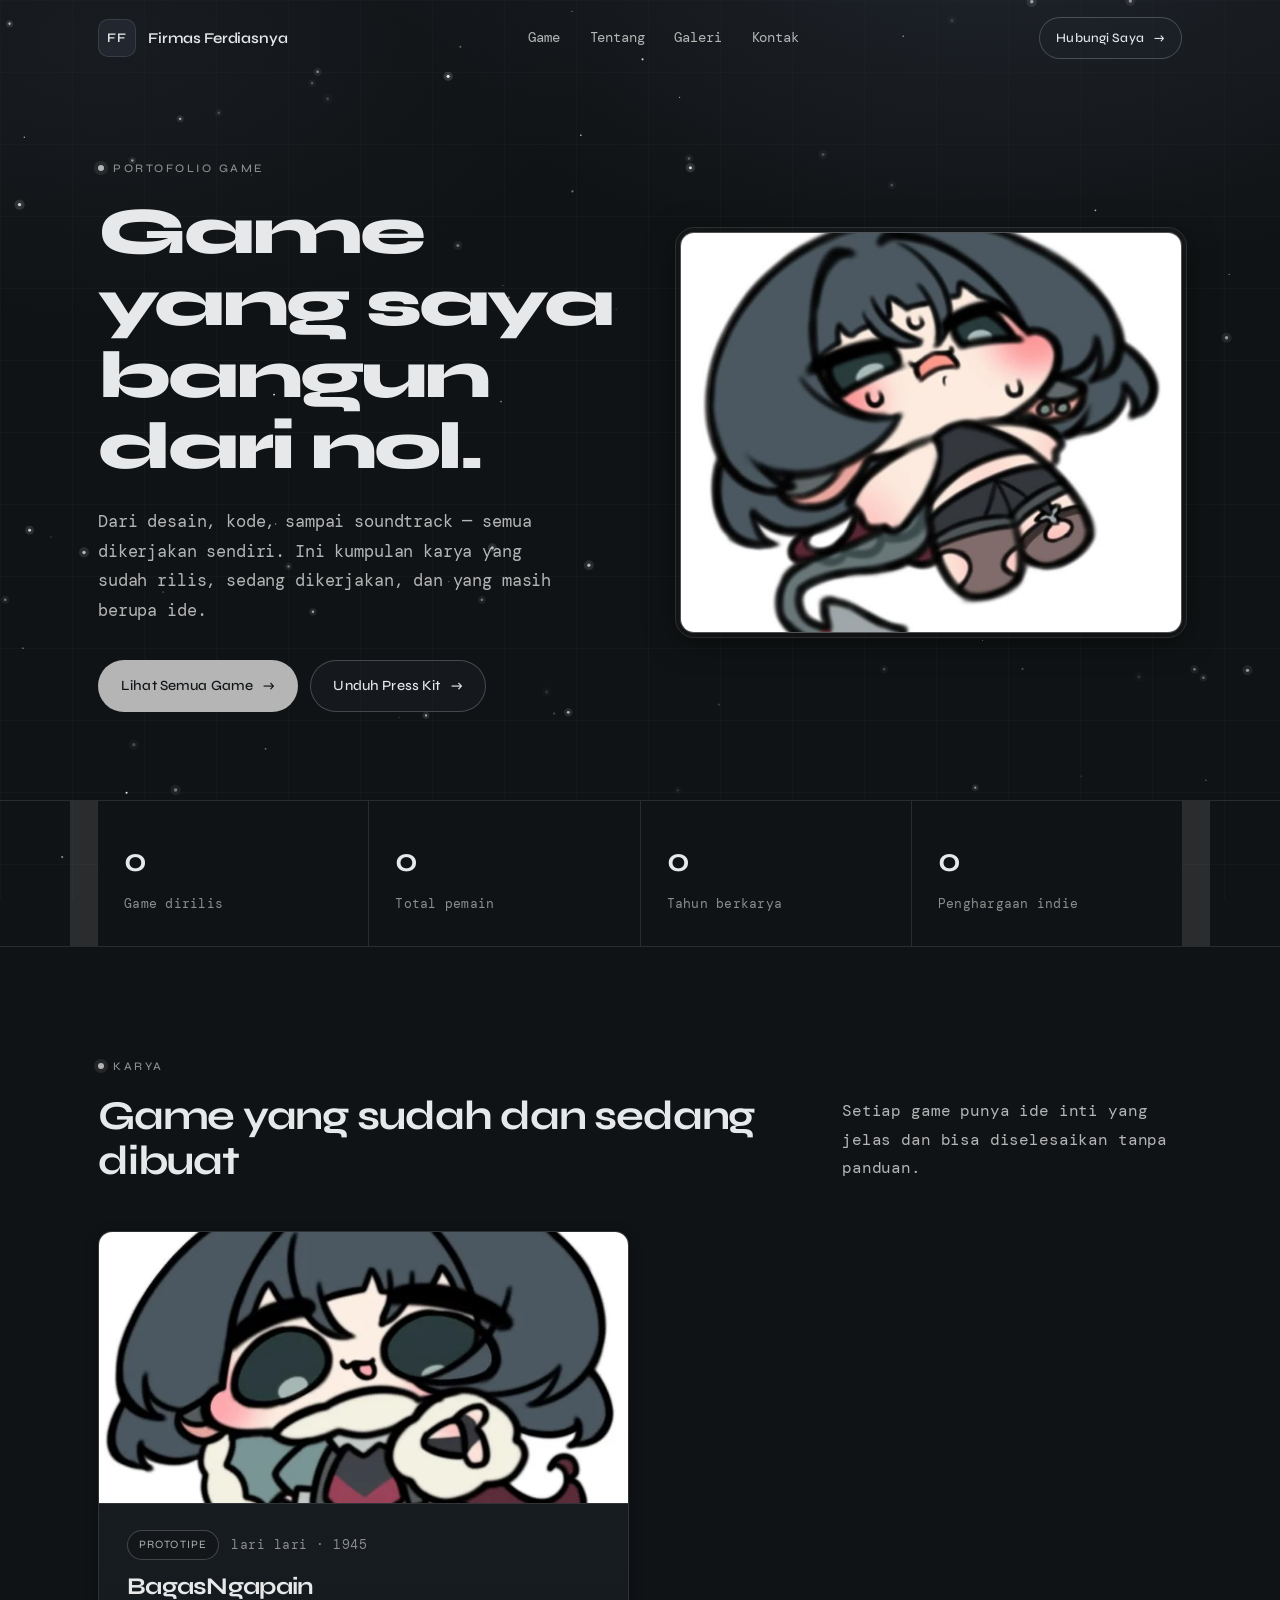
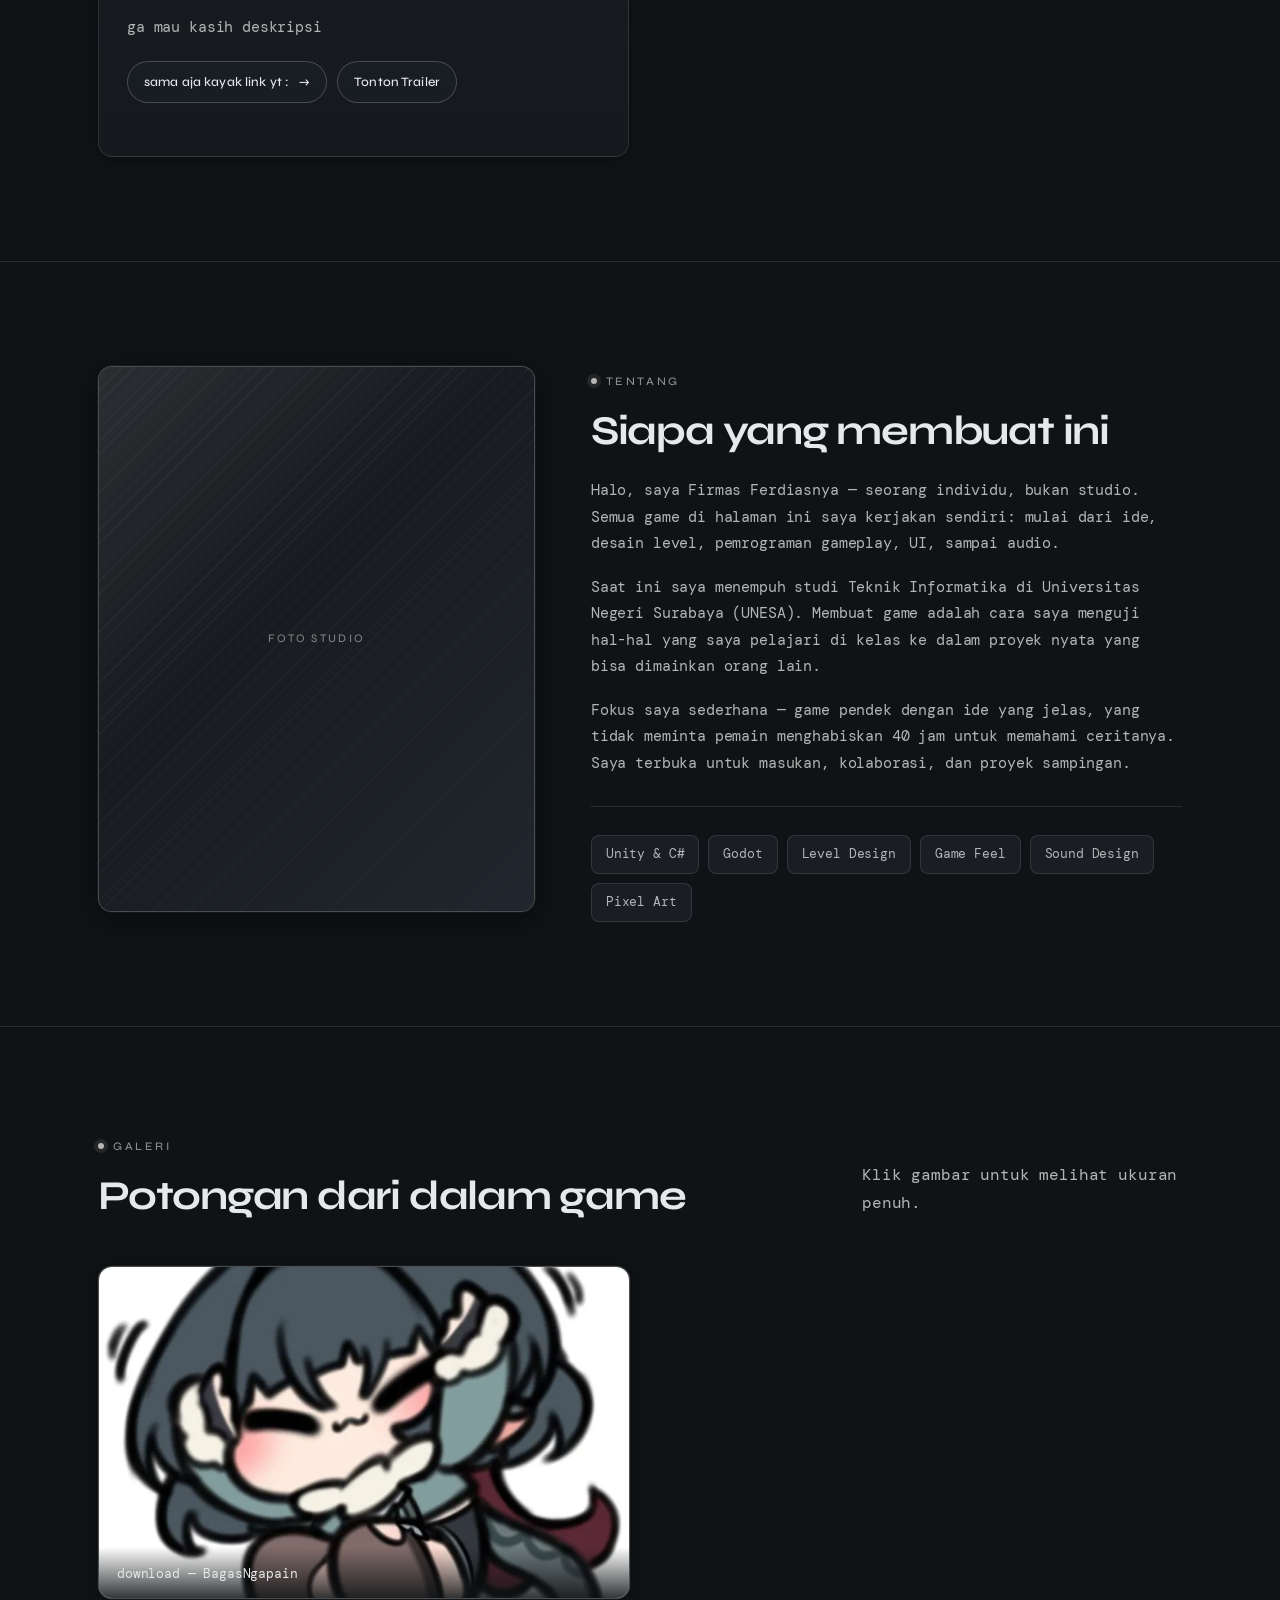
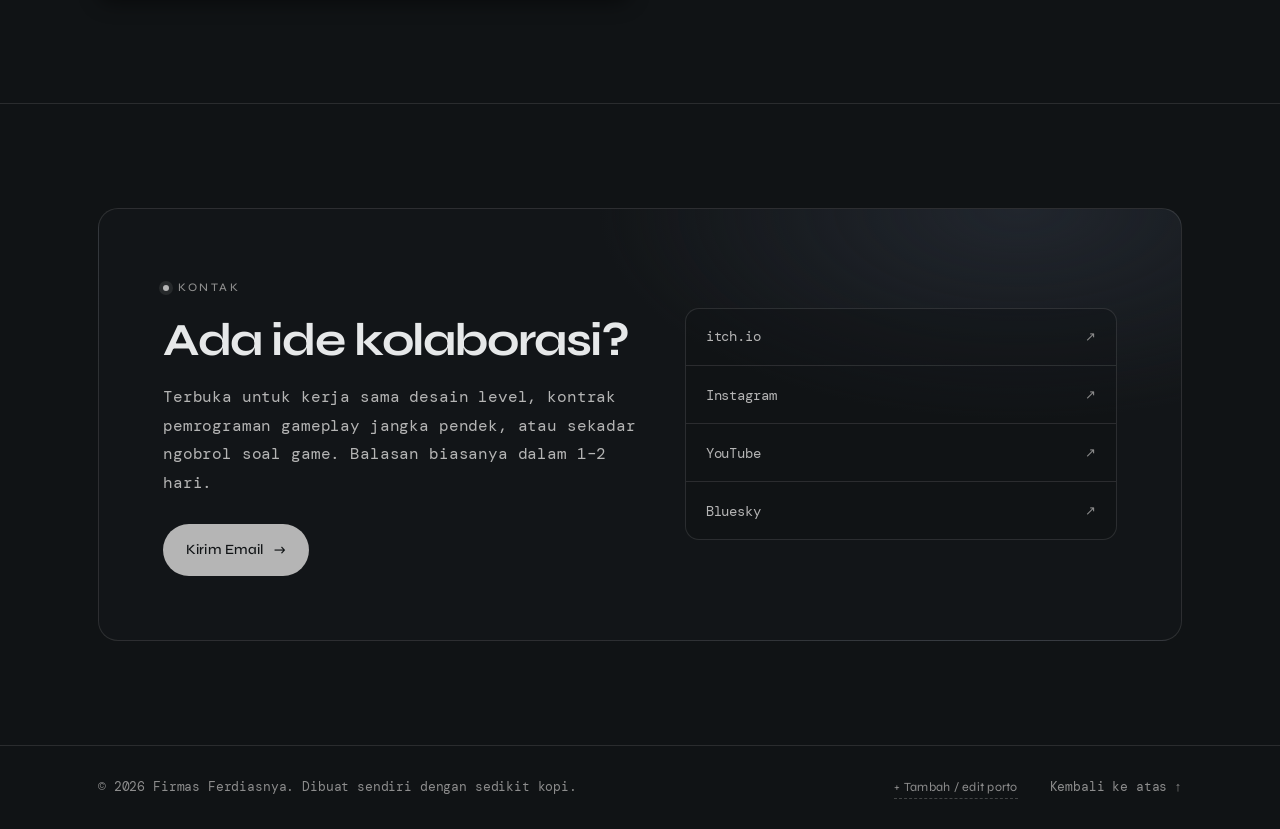
<file: index.html>
<!doctype html>
<html lang="id">
<head>
  <meta charset="utf-8" />
  <meta name="viewport" content="width=device-width, initial-scale=1" />
  <title>Portofolio Game</title>
  <meta name="description" content="Portofolio game indie — karya, galeri, dan kontak." />
  <meta name="theme-color" content="#101315" />
  <link rel="preconnect" href="https://fonts.googleapis.com" />
  <link rel="preconnect" href="https://fonts.gstatic.com" crossorigin />
  <link
    href="https://fonts.googleapis.com/css2?family=Syne:wght@400;500;600;700;800&family=DM+Mono:ital,wght@0,300;0,400;0,500;1,300&display=swap"
    rel="stylesheet"
  />
  <link rel="stylesheet" href="styles.css" />
  <link
    rel="icon"
    href="data:image/svg+xml,%3Csvg xmlns='http://www.w3.org/2000/svg' viewBox='0 0 32 32'%3E%3Crect width='32' height='32' rx='8' fill='%2322272f'/%3E%3Crect x='9' y='9' width='14' height='14' rx='3' fill='%23b5b5b5'/%3E%3C/svg%3E"
  />
</head>
<body>
  <canvas id="stars" aria-hidden="true"></canvas>
  <div id="app"></div>

  <!-- Filter lendir untuk judul besar (dipakai di styles.css). -->
  <svg class="svg-lendir" width="0" height="0" aria-hidden="true" focusable="false">
    <filter id="lendir" x="-25%" y="-35%" width="150%" height="185%" color-interpolation-filters="sRGB">
      <feTurbulence type="fractalNoise" baseFrequency="0.006 0.03" numOctaves="1" seed="17" result="gumpal" />
      <feGaussianBlur in="SourceGraphic" stdDeviation="0.4" result="lembut" />
      <feDisplacementMap in="lembut" in2="gumpal" scale="15" xChannelSelector="R" yChannelSelector="G" result="meleleh" />
      <feTurbulence type="fractalNoise" baseFrequency="0.045" numOctaves="1" seed="4" result="halus" />
      <feDisplacementMap in="meleleh" in2="halus" scale="1.2" xChannelSelector="R" yChannelSelector="G" result="lendir" />
      <feDropShadow in="lendir" dx="0" dy="3" stdDeviation="2.2" flood-color="#05070a" flood-opacity="0.9" />
    </filter>
  </svg>
  <script src="content.js"></script>
  <script src="app.js"></script>
  <script src="stars.js"></script>
</body>
</html>
</file>
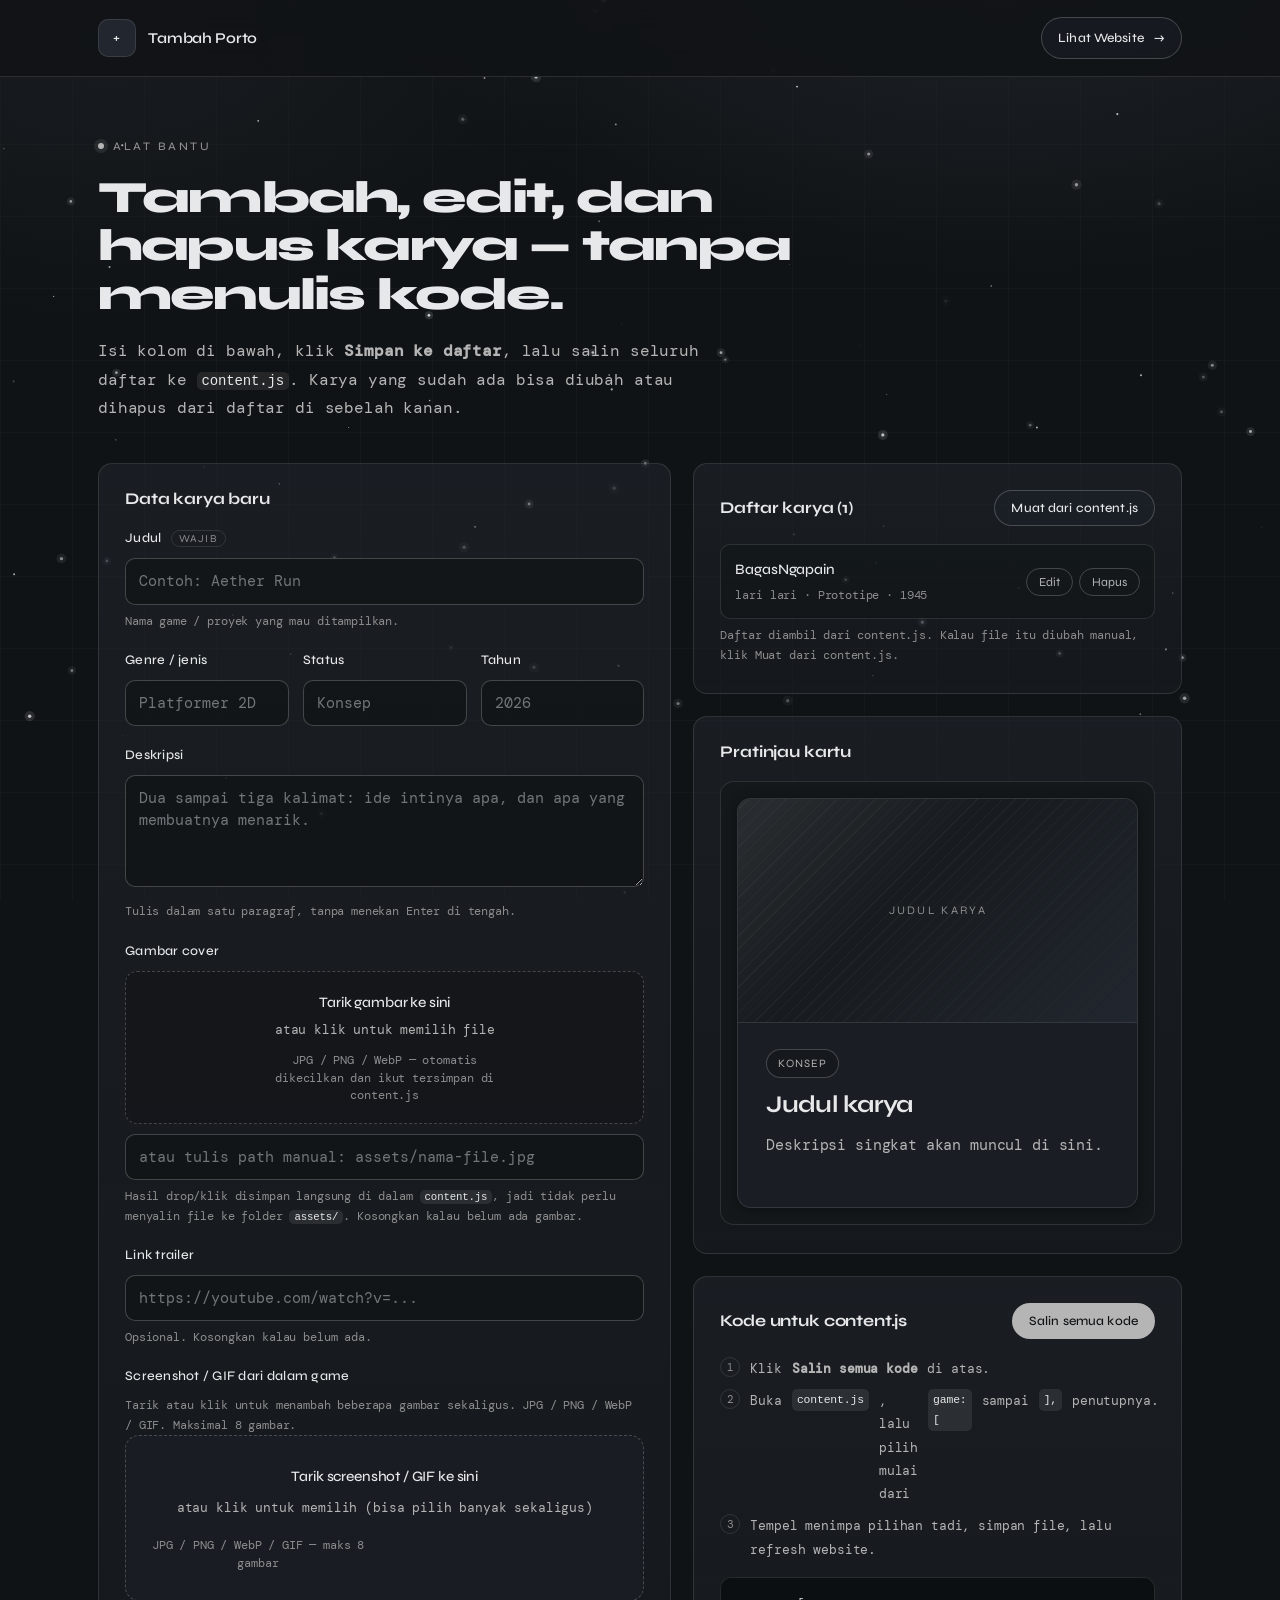
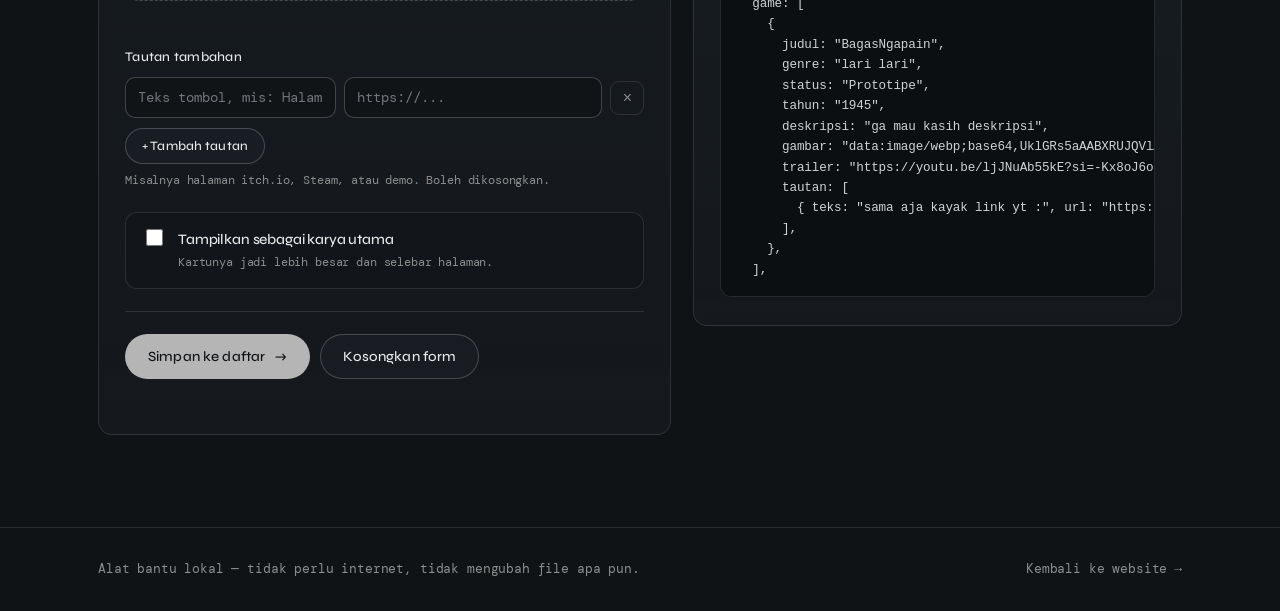
<file: tambah.html>
<!doctype html>
<html lang="id">
<head>
  <meta charset="utf-8" />
  <meta name="viewport" content="width=device-width, initial-scale=1" />
  <title>Tambah Porto — Portofolio Game</title>
  <meta name="theme-color" content="#101315" />
  <meta name="robots" content="noindex" />
  <link rel="preconnect" href="https://fonts.googleapis.com" />
  <link rel="preconnect" href="https://fonts.gstatic.com" crossorigin />
  <link
    href="https://fonts.googleapis.com/css2?family=Syne:wght@400;500;600;700;800&family=DM+Mono:ital,wght@0,300;0,400;0,500;1,300&display=swap"
    rel="stylesheet"
  />
  <link rel="stylesheet" href="styles.css" />
</head>
<body>
  <canvas id="stars" aria-hidden="true"></canvas>

  <header class="site-header is-stuck">
    <div class="container">
      <a class="brand" href="index.html">
        <span class="brand-mark">+</span>
        <span>Tambah Porto</span>
      </a>
      <a class="btn btn-ghost btn-sm" href="index.html">
        <span>Lihat Website</span><span class="arrow" aria-hidden="true">→</span>
      </a>
    </div>
  </header>

  <main class="container tool">
    <div class="tool-head">
      <span class="eyebrow">Alat bantu</span>
      <h1>Tambah, edit, dan hapus karya — tanpa menulis kode.</h1>
      <p class="lead">
        Isi kolom di bawah, klik <strong>Simpan ke daftar</strong>, lalu salin
        seluruh daftar ke <code>content.js</code>. Karya yang sudah ada bisa
        diubah atau dihapus dari daftar di sebelah kanan.
      </p>
      <div id="draftNote" class="tool-note" hidden>
        Isian terakhir dipulihkan dari perangkat ini.
        <button type="button" class="link-btn" id="clearDraft">Hapus draft</button>
      </div>
    </div>

    <div class="tool-grid">
      <!-- ---------------- FORM ---------------- -->
      <form class="panel" id="form" novalidate>
        <h2 class="panel-title" id="formTitle">Data karya baru</h2>

        <div class="field">
          <label for="judul">Judul <span class="req">wajib</span></label>
          <input id="judul" name="judul" type="text" placeholder="Contoh: Aether Run" autocomplete="off" />
          <p class="hint">Nama game / proyek yang mau ditampilkan.</p>
        </div>

        <div class="field-grid">
          <div class="field">
            <label for="genre">Genre / jenis</label>
            <input id="genre" name="genre" type="text" placeholder="Platformer 2D" autocomplete="off" />
          </div>
          <div class="field">
            <label for="status">Status</label>
            <input id="status" name="status" type="text" list="statusList" placeholder="Konsep" autocomplete="off" />
            <datalist id="statusList">
              <option value="Konsep"></option>
              <option value="Prototipe"></option>
              <option value="Dalam Pengerjaan"></option>
              <option value="Demo Tersedia"></option>
              <option value="Segera Hadir"></option>
              <option value="Rilis 2026"></option>
            </datalist>
          </div>
          <div class="field">
            <label for="tahun">Tahun</label>
            <input id="tahun" name="tahun" type="text" inputmode="numeric" placeholder="2026" autocomplete="off" />
          </div>
        </div>

        <div class="field">
          <label for="deskripsi">Deskripsi</label>
          <textarea id="deskripsi" name="deskripsi" rows="4" placeholder="Dua sampai tiga kalimat: ide intinya apa, dan apa yang membuatnya menarik."></textarea>
          <p class="hint">Tulis dalam satu paragraf, tanpa menekan Enter di tengah.</p>
        </div>

        <div class="field">
          <label for="gambar">Gambar cover</label>
          <div class="drop-zone" id="dropZone" role="button" tabindex="0" aria-label="Tarik gambar ke sini atau klik untuk memilih file">
            <div class="drop-inner" id="dropInner">
              <strong>Tarik gambar ke sini</strong>
              <span>atau klik untuk memilih file</span>
              <em>JPG / PNG / WebP — otomatis dikecilkan dan ikut tersimpan di content.js</em>
            </div>
            <img id="dropPreview" alt="Pratinjau gambar cover" hidden />
          </div>
          <input id="gambarFile" type="file" accept="image/*" hidden />
          <div class="drop-actions" id="dropActions" hidden>
            <span class="hint" id="gambarInfo"></span>
            <button type="button" class="link-btn" id="hapusGambar">Hapus gambar</button>
          </div>
          <input id="gambar" name="gambar" type="text" placeholder="atau tulis path manual: assets/nama-file.jpg" autocomplete="off" />
          <p class="hint">
            Hasil drop/klik disimpan langsung di dalam <code>content.js</code>, jadi tidak perlu
            menyalin file ke folder <code>assets/</code>. Kosongkan kalau belum ada gambar.
          </p>
        </div>

        <div class="field">
          <label for="trailer">Link trailer</label>
          <input id="trailer" name="trailer" type="url" placeholder="https://youtube.com/watch?v=..." autocomplete="off" />
          <p class="hint">Opsional. Kosongkan kalau belum ada.</p>
        </div>

        <!-- ======= SCREENSHOTS / GIF DARI DALAM GAME ======= -->
        <div class="field">
          <label>Screenshot / GIF dari dalam game</label>
          <p class="hint">Tarik atau klik untuk menambah beberapa gambar sekaligus. JPG / PNG / WebP / GIF. Maksimal 8 gambar.</p>
          <div class="shot-drop-zone" id="shotDropZone" role="button" tabindex="0" aria-label="Tarik screenshot ke sini atau klik untuk memilih">
            <div class="drop-inner" id="shotDropInner">
              <strong>Tarik screenshot / GIF ke sini</strong>
              <span>atau klik untuk memilih (bisa pilih banyak sekaligus)</span>
              <em>JPG / PNG / WebP / GIF — maks 8 gambar</em>
            </div>
          </div>
          <input id="shotFiles" type="file" accept="image/*,.gif" multiple hidden />
          <div class="shot-grid" id="shotGrid"></div>
          <p class="form-status" id="shotStatus" role="status" aria-live="polite"></p>
        </div>

        <div class="field">
          <label>Tautan tambahan</label>
          <div class="repeat-list" id="tautanList"></div>
          <button type="button" class="btn btn-ghost btn-sm" id="addTautan">
            <span>+ Tambah tautan</span>
          </button>
          <p class="hint">Misalnya halaman itch.io, Steam, atau demo. Boleh dikosongkan.</p>
        </div>

        <label class="check">
          <input type="checkbox" id="unggulan" />
          <span>
            <strong>Tampilkan sebagai karya utama</strong>
            <em>Kartunya jadi lebih besar dan selebar halaman.</em>
          </span>
        </label>

        <div class="tool-actions">
          <button type="submit" class="btn btn-primary">
            <span id="submitLabel">Simpan ke daftar</span><span class="arrow" aria-hidden="true">→</span>
          </button>
          <button type="button" class="btn btn-ghost" id="cancelEdit" hidden>Batal edit</button>
          <button type="button" class="btn btn-ghost" id="resetForm">Kosongkan form</button>
        </div>
        <p class="form-status" id="formStatus" role="status" aria-live="polite"></p>
      </form>

      <!-- ---------------- SAMPING ---------------- -->
      <aside class="tool-side">
        <div class="panel" id="panelDaftar">
          <div class="panel-head">
            <h2 class="panel-title" id="listTitle">Daftar karya (0)</h2>
            <button type="button" class="btn btn-ghost btn-sm" id="syncFromFile">
              <span>Muat dari content.js</span>
            </button>
          </div>
          <ul class="entry-list" id="entryList"></ul>
          <p class="hint" id="listNote"></p>
        </div>

        <div class="panel">
          <h2 class="panel-title">Pratinjau kartu</h2>
          <div class="preview-box">
            <article class="card" id="previewCard">
              <div class="card-media" id="previewMedia"></div>
              <div class="card-body">
                <div class="card-top">
                  <span class="pill" id="previewStatus">Konsep</span>
                  <span class="meta" id="previewMeta"></span>
                </div>
                <h3 id="previewJudul">Judul karya</h3>
                <p id="previewDeskripsi">Deskripsi singkat akan muncul di sini.</p>
                <div class="card-links" id="previewLinks"></div>
              </div>
            </article>
          </div>
        </div>

        <div class="panel">
          <div class="panel-head">
            <h2 class="panel-title">Kode untuk content.js</h2>
            <button type="button" class="btn btn-primary btn-sm" id="copyBtn">
              <span>Salin semua kode</span>
            </button>
          </div>
          <div class="steps">
            <p><span>1</span> Klik <strong>Salin semua kode</strong> di atas.</p>
            <p><span>2</span> Buka <code>content.js</code>, lalu pilih mulai dari <code>game: [</code> sampai <code>],</code> penutupnya.</p>
            <p><span>3</span> Tempel menimpa pilihan tadi, simpan file, lalu refresh website.</p>
          </div>
          <pre class="output" id="output"></pre>
        </div>
      </aside>
    </div>
  </main>

  <footer class="site-footer">
    <div class="container">
      <span>Alat bantu lokal — tidak perlu internet, tidak mengubah file apa pun.</span>
      <a class="to-top" href="index.html">Kembali ke website <span aria-hidden="true">→</span></a>
    </div>
  </footer>

  <svg class="svg-lendir" width="0" height="0" aria-hidden="true" focusable="false">
    <filter id="lendir" x="-25%" y="-35%" width="150%" height="185%" color-interpolation-filters="sRGB">
      <feTurbulence type="fractalNoise" baseFrequency="0.006 0.03" numOctaves="1" seed="17" result="gumpal" />
      <feGaussianBlur in="SourceGraphic" stdDeviation="0.4" result="lembut" />
      <feDisplacementMap in="lembut" in2="gumpal" scale="15" xChannelSelector="R" yChannelSelector="G" result="meleleh" />
      <feTurbulence type="fractalNoise" baseFrequency="0.045" numOctaves="1" seed="4" result="halus" />
      <feDisplacementMap in="meleleh" in2="halus" scale="1.2" xChannelSelector="R" yChannelSelector="G" result="lendir" />
      <feDropShadow in="lendir" dx="0" dy="3" stdDeviation="2.2" flood-color="#05070a" flood-opacity="0.9" />
    </filter>
  </svg>

  <script src="content.js"></script>
  <script src="tambah.js"></script>
  <script src="stars.js"></script>
  <script>
    /* Kalau tambah.js tidak termuat (mis. belum diunggah), halaman ini jadi
       tombol mati. Tampilkan peringatan supaya tidak bingung. */
    (function () {
      if (window.__TAMBAH_SIAP) return;

      var kotak = document.createElement("div");
      kotak.className = "boot-error";
      kotak.innerHTML =
        "<strong>Alat bantu gagal dimuat.</strong> " +
        "Pastikan file <code>tambah.js</code> ada di folder yang sama dengan " +
        "<code>tambah.html</code>, lalu buka ulang halaman ini. Kalau website " +
        "sudah diunggah, unggah ulang seluruh foldernya (termasuk " +
        "<code>tambah.js</code> dan <code>content.js</code>).";

      var utama = document.querySelector("main.tool");
      if (utama) utama.insertBefore(kotak, utama.firstChild);
    })();
  </script>
</body>
</html>
</file>
<file: styles.css>
/* ==========================================================================
   TAMPILAN — palet abu-abu gelap
   Ubah warna di bagian :root kalau ingin mengganti tema.
   ========================================================================== */

:root {
  --bg: #101315;
  --bg-soft: #14181b;
  --surface: #22272f;
  --surface-deep: #1a1e24;
  --line: rgba(181, 181, 181, 0.16);
  --line-strong: rgba(181, 181, 181, 0.3);
  --text: #e6e8e9;
  --muted: #b5b5b5;
  --faint: #8d8d8d;
  --radius: 14px;
  --max: 1140px;
  --font-display: "Syne", "Segoe UI", system-ui, sans-serif;
  --font-body: "DM Mono", "Courier New", monospace;
}

*,
*::before,
*::after {
  box-sizing: border-box;
}

html {
  scroll-behavior: smooth;
}

body {
  margin: 0;
  background-color: var(--bg);
  color: var(--text);
  font-family: var(--font-body);
  font-size: 15px;
  line-height: 1.75;
  letter-spacing: -0.01em;
  -webkit-font-smoothing: antialiased;
  background-image:
    radial-gradient(900px 520px at 78% -10%, rgba(34, 39, 47, 0.9), transparent 70%),
    radial-gradient(700px 400px at 8% 4%, rgba(34, 39, 47, 0.45), transparent 70%),
    linear-gradient(rgba(181, 181, 181, 0.035) 1px, transparent 1px),
    linear-gradient(90deg, rgba(181, 181, 181, 0.035) 1px, transparent 1px);
  background-size: auto, auto, 72px 72px, 72px 72px;
  background-attachment: fixed;
}

img {
  display: block;
  max-width: 100%;
  height: auto;
}

/* ---------- langit bintang (kanvas di belakang isi) ---------- */

#stars {
  position: fixed;
  top: 0;
  left: 0;
  z-index: 0;
  display: block;
  pointer-events: none;
}

#app,
main.tool,
.site-footer {
  position: relative;
  z-index: 1;
}

a {
  color: inherit;
  text-decoration: none;
}

h1,
h2,
h3,
h4 {
  font-family: var(--font-display);
  font-weight: 700;
  letter-spacing: -0.03em;
  line-height: 1.08;
  margin: 0;
}

h1 {
  font-weight: 800;
  letter-spacing: -0.04em;
}

/* ---------- judul besar bergaya lendir Venom ---------- */

.svg-lendir {
  position: absolute;
  width: 0;
  height: 0;
  overflow: hidden;
}

h1,
h2 {
  /* filter: url(#lendir); */
}

p {
  margin: 0;
}

::selection {
  background: var(--muted);
  color: #101315;
}

/* ---------- tata letak ---------- */

.container {
  width: 100%;
  max-width: var(--max);
  margin: 0 auto;
  padding: 0 28px;
}

section {
  padding: 104px 0;
  border-top: 1px solid var(--line);
}

.section-head {
  display: flex;
  flex-wrap: wrap;
  align-items: flex-end;
  justify-content: space-between;
  gap: 20px;
  margin-bottom: 48px;
}

.section-head h2 {
  font-size: clamp(1.85rem, 3.2vw, 2.7rem);
  max-width: 22ch;
}

.eyebrow {
  display: inline-flex;
  align-items: center;
  gap: 9px;
  font-family: var(--font-display);
  font-size: 0.72rem;
  font-weight: 500;
  letter-spacing: 0.22em;
  text-transform: uppercase;
  color: var(--faint);
  margin-bottom: 18px;
}

.eyebrow::before {
  content: "";
  width: 6px;
  height: 6px;
  border-radius: 50%;
  background: var(--muted);
  box-shadow: 0 0 0 4px rgba(181, 181, 181, 0.12);
}

.lead {
  color: var(--muted);
  font-size: 1.02rem;
  max-width: 62ch;
}

/* ---------- header ---------- */

.site-header {
  position: sticky;
  top: 0;
  z-index: 40;
  border-bottom: 1px solid transparent;
  transition: border-color 0.25s ease, background-color 0.25s ease, backdrop-filter 0.25s ease;
}

.site-header.is-stuck {
  background: rgba(16, 19, 21, 0.82);
  backdrop-filter: blur(14px);
  border-bottom-color: var(--line);
}

.site-header .container {
  display: flex;
  align-items: center;
  justify-content: space-between;
  gap: 24px;
  height: 76px;
}

.brand {
  display: inline-flex;
  align-items: center;
  gap: 12px;
  font-family: var(--font-display);
  font-weight: 600;
  letter-spacing: -0.01em;
}

.brand-mark {
  display: grid;
  place-items: center;
  width: 38px;
  height: 38px;
  border-radius: 10px;
  background: var(--surface);
  border: 1px solid var(--line);
  font-size: 0.82rem;
  letter-spacing: 0.04em;
  color: var(--text);
}

.nav {
  display: flex;
  align-items: center;
  gap: 30px;
  font-size: 0.9rem;
  color: var(--muted);
}

.nav a {
  position: relative;
  padding: 6px 0;
  transition: color 0.2s ease;
}

.nav a::after {
  content: "";
  position: absolute;
  left: 0;
  bottom: 0;
  width: 0;
  height: 1px;
  background: var(--muted);
  transition: width 0.25s ease;
}

.nav a:hover {
  color: var(--text);
}

.nav a:hover::after {
  width: 100%;
}

/* ---------- tombol ---------- */

.btn {
  display: inline-flex;
  align-items: center;
  gap: 10px;
  padding: 13px 22px;
  border-radius: 999px;
  border: 1px solid transparent;
  font-family: var(--font-display);
  font-size: 0.88rem;
  font-weight: 500;
  letter-spacing: 0.01em;
  cursor: pointer;
  transition: transform 0.2s ease, background-color 0.2s ease, border-color 0.2s ease,
    color 0.2s ease;
}

.btn:hover {
  transform: translateY(-1px);
}

.btn-primary {
  background: var(--muted);
  color: #101315;
}

.btn-primary:hover {
  background: #d3d3d3;
}

.btn-ghost {
  border-color: var(--line-strong);
  color: var(--text);
  background: rgba(34, 39, 47, 0.35);
}

.btn-ghost:hover {
  border-color: var(--muted);
  background: rgba(34, 39, 47, 0.7);
}

.btn-sm {
  padding: 9px 16px;
  font-size: 0.8rem;
}

.btn .arrow {
  transition: transform 0.2s ease;
}

.btn:hover .arrow {
  transform: translateX(3px);
}

/* ---------- pembuka ---------- */

.hero {
  padding: 76px 0 88px;
  border-top: 0;
}

.hero .container {
  display: grid;
  grid-template-columns: 1.02fr 0.98fr;
  gap: 60px;
  align-items: center;
}

.hero h1 {
  font-size: clamp(2.5rem, 5.4vw, 4.15rem);
  margin-bottom: 24px;
}

.hero h1 em {
  font-style: normal;
  color: var(--faint);
}

.hero-sub {
  color: var(--muted);
  font-size: 1.06rem;
  max-width: 46ch;
  margin-bottom: 34px;
}

.hero-actions {
  display: flex;
  flex-wrap: wrap;
  gap: 12px;
}

.media {
  position: relative;
  border-radius: var(--radius);
  overflow: hidden;
  border: 1px solid rgba(181, 181, 181, 0.35);
  background: var(--surface-deep);
  box-shadow:
    0 0 0 4px rgba(181, 181, 181, 0.04),
    0 6px 32px rgba(0, 0, 0, 0.6),
    inset 0 1px 0 rgba(181, 181, 181, 0.12);
}

.media img {
  width: 100%;
  height: 100%;
  object-fit: cover;
}

.hero-media {
  aspect-ratio: 4 / 3.2;
  outline: 1px solid rgba(181, 181, 181, 0.18);
  outline-offset: 4px;
  border-radius: var(--radius);
}

.placeholder {
  display: grid;
  place-items: center;
  width: 100%;
  height: 100%;
  min-height: 120px;
  padding: 20px;
  text-align: center;
  background-image:
    linear-gradient(135deg, rgba(181, 181, 181, 0.12) 0%, transparent 42%),
    linear-gradient(315deg, rgba(34, 39, 47, 0.95) 0%, transparent 60%),
    repeating-linear-gradient(
      -45deg,
      rgba(181, 181, 181, 0.055) 0px,
      rgba(181, 181, 181, 0.055) 1px,
      transparent 1px,
      transparent 9px
    );
  background-color: #171b1f;
}

.placeholder span {
  font-family: var(--font-display);
  font-size: 0.72rem;
  letter-spacing: 0.2em;
  text-transform: uppercase;
  color: var(--faint);
  max-width: 22ch;
  line-height: 1.5;
}

/* ---------- statistik ---------- */

.stats {
  padding: 0;
  border-top: 1px solid var(--line);
}

.stats .container {
  display: grid;
  grid-template-columns: repeat(4, 1fr);
  gap: 1px;
  background: var(--line);
}

.stat {
  background: var(--bg);
  padding: 30px 26px;
}

.stat strong {
  display: block;
  font-family: var(--font-display);
  font-size: clamp(1.5rem, 2.6vw, 2.1rem);
  font-weight: 600;
  letter-spacing: -0.03em;
}

.stat span {
  display: block;
  margin-top: 4px;
  font-size: 0.82rem;
  color: var(--faint);
  letter-spacing: 0.02em;
}

/* ---------- kartu game ---------- */

.games-grid {
  display: grid;
  grid-template-columns: repeat(2, 1fr);
  gap: 22px;
}

.card {
  display: flex;
  flex-direction: column;
  border: 1px solid var(--line);
  border-radius: var(--radius);
  background: linear-gradient(180deg, rgba(34, 39, 47, 0.62) 0%, rgba(26, 30, 36, 0.55) 100%);
  overflow: hidden;
  transition: border-color 0.25s ease, transform 0.25s ease, box-shadow 0.25s ease;
  box-shadow: 0 2px 12px rgba(0, 0, 0, 0.35);
}

.card:hover {
  border-color: var(--line-strong);
  transform: translateY(-2px);
  box-shadow:
    0 0 0 1px rgba(181, 181, 181, 0.12),
    0 8px 28px rgba(0, 0, 0, 0.55);
}

.card.featured {
  grid-column: 1 / -1;
  flex-direction: row;
  align-items: stretch;
}

.card-media {
  flex: 1 1 52%;
  aspect-ratio: 16 / 9;
  overflow: hidden;
  border-bottom: 1px solid var(--line);
  position: relative;
}

.card.featured .card-media {
  border-bottom: 0;
  border-right: 1px solid var(--line);
  aspect-ratio: auto;
  min-height: 320px;
}

.card-media img {
  width: 100%;
  height: 100%;
  object-fit: cover;
  transition: transform 0.5s ease;
}

.card:hover .card-media img {
  transform: scale(1.03);
}

.card-body {
  flex: 1 1 48%;
  padding: 26px 28px 28px;
  display: flex;
  flex-direction: column;
  gap: 14px;
}

.card.featured .card-body {
  justify-content: center;
  padding: 44px 44px;
}

.card-top {
  display: flex;
  align-items: center;
  gap: 12px;
  flex-wrap: wrap;
}

.pill {
  display: inline-flex;
  align-items: center;
  padding: 4px 11px;
  border-radius: 999px;
  border: 1px solid var(--line-strong);
  font-family: var(--font-display);
  font-size: 0.7rem;
  letter-spacing: 0.1em;
  text-transform: uppercase;
  color: var(--muted);
  background: rgba(16, 19, 21, 0.5);
}

.meta {
  font-size: 0.8rem;
  color: var(--faint);
  letter-spacing: 0.04em;
}

.card h3 {
  font-size: 1.5rem;
}

.card.featured h3 {
  font-size: clamp(1.7rem, 2.8vw, 2.2rem);
}

.card p {
  color: var(--muted);
  font-size: 0.95rem;
}

.card-links {
  display: flex;
  flex-wrap: wrap;
  gap: 10px;
  margin-top: 6px;
}

/* ---------- tentang ---------- */

.about .container {
  display: grid;
  grid-template-columns: 0.85fr 1.15fr;
  gap: 56px;
  align-items: start;
}

.about-media {
  aspect-ratio: 4 / 5;
  position: sticky;
  top: 104px;
  border-radius: var(--radius);
  overflow: hidden;
  border: 1px solid var(--line-strong);
  box-shadow:
    0 0 0 1px rgba(181, 181, 181, 0.06),
    0 8px 32px rgba(0, 0, 0, 0.5),
    inset 0 1px 0 rgba(181, 181, 181, 0.08);
}

.about-body p {
  color: var(--muted);
  margin-bottom: 18px;
}

.about-body p:last-of-type {
  margin-bottom: 0;
}

.skills {
  display: flex;
  flex-wrap: wrap;
  gap: 9px;
  margin-top: 30px;
  padding-top: 28px;
  border-top: 1px solid var(--line);
}

.skill {
  padding: 7px 14px;
  border-radius: 8px;
  background: rgba(34, 39, 47, 0.6);
  border: 1px solid var(--line);
  font-size: 0.82rem;
  color: var(--muted);
}

/* ---------- galeri ---------- */

.gallery-grid {
  display: grid;
  grid-template-columns: repeat(2, 1fr);
  gap: 20px;
}

.gallery-item {
  position: relative;
  border-radius: var(--radius);
  overflow: hidden;
  border: 1px solid var(--line-strong);
  aspect-ratio: 16 / 10;
  background: var(--surface-deep);
  box-shadow:
    0 0 0 1px rgba(181, 181, 181, 0.06),
    0 4px 20px rgba(0, 0, 0, 0.45),
    inset 0 1px 0 rgba(181, 181, 181, 0.08);
  transition: border-color 0.3s ease, box-shadow 0.3s ease;
}

.gallery-item:hover {
  border-color: var(--muted);
  box-shadow:
    0 0 0 1px rgba(181, 181, 181, 0.15),
    0 8px 32px rgba(0, 0, 0, 0.6),
    inset 0 1px 0 rgba(181, 181, 181, 0.12);
}

.gallery-item img {
  width: 100%;
  height: 100%;
  object-fit: cover;
  transition: transform 0.6s ease;
}

.gallery-item:hover img {
  transform: scale(1.04);
}

.gallery-caption {
  position: absolute;
  left: 0;
  right: 0;
  bottom: 0;
  padding: 16px 18px;
  font-size: 0.82rem;
  color: var(--text);
  background: linear-gradient(to top, rgba(16, 19, 21, 0.92), transparent);
  transform: translateY(4px);
  transition: transform 0.25s ease;
}

.gallery-item:hover .gallery-caption {
  transform: translateY(0);
}

/* ---------- kontak ---------- */

.contact-panel {
  border: 1px solid var(--line);
  border-radius: 20px;
  padding: clamp(34px, 5vw, 64px);
  background:
    radial-gradient(600px 300px at 85% 0%, rgba(34, 39, 47, 0.95), transparent 70%),
    rgba(20, 24, 27, 0.7);
  display: grid;
  grid-template-columns: 1.05fr 0.95fr;
  gap: 44px;
  align-items: center;
}

.contact-panel h2 {
  font-size: clamp(1.9rem, 3.6vw, 2.9rem);
  margin-bottom: 18px;
}

.contact-panel .lead {
  margin-bottom: 26px;
}

.contact-links {
  display: flex;
  flex-direction: column;
  gap: 2px;
  border: 1px solid var(--line);
  border-radius: var(--radius);
  overflow: hidden;
  background: rgba(16, 19, 21, 0.4);
}

.contact-links a {
  display: flex;
  align-items: center;
  justify-content: space-between;
  padding: 15px 20px;
  font-size: 0.9rem;
  color: var(--muted);
  border-bottom: 1px solid var(--line);
  transition: background-color 0.2s ease, color 0.2s ease;
}

.contact-links a:last-child {
  border-bottom: 0;
}

.contact-links a:hover {
  background: rgba(181, 181, 181, 0.07);
  color: var(--text);
}

.contact-links a span:last-child {
  color: var(--faint);
  font-size: 0.8rem;
}

/* ---------- footer ---------- */

.site-footer {
  border-top: 1px solid var(--line);
  padding: 30px 0;
}

.site-footer .container {
  display: flex;
  flex-wrap: wrap;
  align-items: center;
  justify-content: space-between;
  gap: 12px;
  font-size: 0.82rem;
  color: var(--faint);
}

.to-top {
  display: inline-flex;
  align-items: center;
  gap: 7px;
  transition: color 0.2s ease;
}

.to-top:hover {
  color: var(--text);
}

.footer-admin {
  margin-left: auto;
  margin-right: 20px;
  font-family: var(--font-display);
  font-size: 0.78rem;
  letter-spacing: 0.02em;
  color: var(--faint);
  border-bottom: 1px dashed var(--line-strong);
  transition: color 0.2s ease, border-color 0.2s ease;
}

.footer-admin:hover {
  color: var(--text);
  border-bottom-color: var(--muted);
}

.boot-error {
  margin-bottom: 24px;
  padding: 16px 18px;
  border: 1px solid #7a4a4a;
  border-radius: 12px;
  background: rgba(122, 74, 74, 0.18);
  font-size: 0.88rem;
  line-height: 1.6;
  color: #e8cccc;
}

.boot-error strong {
  display: block;
  margin-bottom: 4px;
  font-family: var(--font-display);
  color: #f0dada;
}

.boot-error code {
  background: rgba(255, 255, 255, 0.12);
  color: #f0dada;
}

/* ---------- catatan saat daftar masih kosong ---------- */

.empty-note {
  border: 1px dashed var(--line-strong);
  border-radius: var(--radius);
  padding: 40px 34px;
  background: rgba(34, 39, 47, 0.28);
}

.empty-note p {
  color: var(--muted);
}

.empty-note .empty-hint {
  margin-top: 8px;
  font-size: 0.88rem;
  color: var(--faint);
}

.empty-note a {
  color: var(--text);
  text-decoration: underline;
  text-underline-offset: 3px;
}

/* ---------- animasi masuk ---------- */

.reveal {
  opacity: 0;
  transform: translateY(16px);
  transition: opacity 0.7s ease, transform 0.7s ease;
}

.reveal.is-in {
  opacity: 1;
  transform: none;
}

@media (prefers-reduced-motion: reduce) {
  html {
    scroll-behavior: auto;
  }
  .reveal {
    opacity: 1;
    transform: none;
    transition: none;
  }
}

/* ---------- layar kecil ---------- */

@media (max-width: 940px) {
  .hero .container,
  .about .container,
  .contact-panel {
    grid-template-columns: 1fr;
    gap: 36px;
  }

  .about-media {
    position: static;
    aspect-ratio: 16 / 10;
    max-height: 380px;
  }

  .hero {
    padding-top: 52px;
  }

  .stats .container {
    grid-template-columns: repeat(2, 1fr);
  }

  .card.featured {
    flex-direction: column;
  }

  .card.featured .card-media {
    min-height: 0;
    aspect-ratio: 16 / 9;
    border-right: 0;
    border-bottom: 1px solid var(--line);
  }

  .card.featured .card-body {
    padding: 28px;
  }
}

@media (max-width: 700px) {
  section {
    padding: 72px 0;
  }

  .empty-note {
    padding: 26px 20px;
  }

  .nav {
    display: none;
  }

  .games-grid,
  .gallery-grid {
    grid-template-columns: 1fr;
  }

  .container {
    padding: 0 20px;
  }

  .site-header .container {
    height: 66px;
  }

  .brand span:last-child {
    font-size: 0.92rem;
  }
}

/* ==========================================================================
   HALAMAN ALAT BANTU (tambah.html)
   ========================================================================== */

main.tool {
  padding-top: 54px;
  padding-bottom: 92px;
}

.tool-head {
  max-width: 760px;
  margin-bottom: 40px;
}

.tool-head h1 {
  font-size: clamp(1.9rem, 3.6vw, 2.8rem);
  margin-bottom: 18px;
}

.tool-note {
  display: inline-flex;
  flex-wrap: wrap;
  align-items: center;
  gap: 10px;
  margin-top: 20px;
  padding: 10px 14px;
  border: 1px solid var(--line);
  border-radius: 10px;
  background: rgba(34, 39, 47, 0.45);
  font-size: 0.82rem;
  color: var(--muted);
}

.tool-note[hidden] {
  display: none;
}

.link-btn {
  padding: 0;
  border: 0;
  background: none;
  color: var(--text);
  font: inherit;
  font-size: 0.82rem;
  text-decoration: underline;
  text-underline-offset: 3px;
  cursor: pointer;
}

.link-btn:hover {
  color: var(--muted);
}

.tool-grid {
  display: grid;
  grid-template-columns: minmax(0, 1.08fr) minmax(0, 0.92fr);
  gap: 22px;
  align-items: start;
}

.panel {
  border: 1px solid var(--line);
  border-radius: var(--radius);
  padding: 26px 26px 28px;
  background: linear-gradient(180deg, rgba(34, 39, 47, 0.55) 0%, rgba(26, 30, 36, 0.5) 100%);
}

.panel-title {
  font-size: 1.02rem;
  letter-spacing: -0.01em;
  margin-bottom: 20px;
}

.panel-head {
  display: flex;
  align-items: center;
  justify-content: space-between;
  gap: 14px;
  margin-bottom: 18px;
}

.panel-head .panel-title {
  margin-bottom: 0;
}

.field {
  margin-bottom: 18px;
}

.field label {
  display: block;
  margin-bottom: 8px;
  font-family: var(--font-display);
  font-size: 0.82rem;
  font-weight: 500;
  letter-spacing: 0.02em;
  color: var(--text);
}

.req {
  margin-left: 6px;
  padding: 1px 7px;
  border: 1px solid var(--line);
  border-radius: 999px;
  font-size: 0.66rem;
  font-weight: 400;
  letter-spacing: 0.12em;
  text-transform: uppercase;
  color: var(--faint);
}

.field input,
.field textarea {
  width: 100%;
  padding: 11px 13px;
  border: 1px solid var(--line-strong);
  border-radius: 10px;
  background: rgba(16, 19, 21, 0.66);
  color: var(--text);
  font-family: var(--font-body);
  font-size: 0.92rem;
  line-height: 1.5;
  transition: border-color 0.2s ease, box-shadow 0.2s ease;
}

.field textarea {
  resize: vertical;
  min-height: 96px;
}

.field input::placeholder,
.field textarea::placeholder {
  color: #72767b;
}

.field input:focus,
.field textarea:focus {
  outline: none;
  border-color: var(--muted);
  box-shadow: 0 0 0 3px rgba(181, 181, 181, 0.12);
}

.field-grid {
  display: grid;
  grid-template-columns: repeat(3, minmax(0, 1fr));
  gap: 0 14px;
}

.hint {
  margin-top: 7px;
  font-size: 0.78rem;
  line-height: 1.55;
  color: var(--faint);
}

code {
  padding: 1px 5px;
  border-radius: 5px;
  background: rgba(181, 181, 181, 0.12);
  font-family: ui-monospace, "Cascadia Mono", Consolas, monospace;
  font-size: 0.86em;
  color: var(--text);
}

.drop-zone {
  position: relative;
  display: grid;
  place-items: center;
  min-height: 150px;
  margin-bottom: 10px;
  padding: 18px;
  border: 1px dashed var(--line-strong);
  border-radius: 12px;
  background: rgba(16, 19, 21, 0.45);
  cursor: pointer;
  overflow: hidden;
  transition: border-color 0.2s ease, background-color 0.2s ease;
}

.drop-zone:hover,
.drop-zone:focus-visible {
  border-color: var(--muted);
  background: rgba(34, 39, 47, 0.6);
  outline: none;
}

.drop-zone.is-drag {
  border-color: var(--muted);
  border-style: solid;
  background: rgba(181, 181, 181, 0.1);
}

.drop-zone.has-image {
  border-style: solid;
  padding: 0;
  min-height: 0;
}

.drop-zone img {
  display: block;
  width: 100%;
  max-height: 220px;
  object-fit: cover;
}

.drop-zone img[hidden],
.drop-inner[hidden],
.drop-actions[hidden] {
  display: none;
}

.drop-inner {
  display: grid;
  gap: 4px;
  text-align: center;
  pointer-events: none;
}

.drop-inner strong {
  font-family: var(--font-display);
  font-size: 0.9rem;
  font-weight: 500;
  color: var(--text);
}

.drop-inner span {
  font-size: 0.82rem;
  color: var(--muted);
}

.drop-inner em {
  margin-top: 6px;
  font-style: normal;
  font-size: 0.74rem;
  line-height: 1.5;
  color: var(--faint);
  max-width: 32ch;
}

.drop-actions {
  display: flex;
  align-items: center;
  justify-content: space-between;
  gap: 12px;
  margin-bottom: 10px;
}

.drop-actions .hint {
  margin-top: 0;
}

.drop-actions .link-btn {
  flex: 0 0 auto;
}

.file-row {
  display: flex;
  gap: 10px;
  align-items: stretch;
}

.file-row input {
  flex: 1 1 auto;
}

.file-btn {
  display: inline-flex;
  align-items: center;
  padding: 0 16px;
  border: 1px solid var(--line-strong);
  border-radius: 10px;
  background: rgba(34, 39, 47, 0.7);
  font-family: var(--font-display);
  font-size: 0.82rem;
  color: var(--text);
  white-space: nowrap;
  cursor: pointer;
  transition: border-color 0.2s ease, background-color 0.2s ease;
}

.file-btn:hover {
  border-color: var(--muted);
  background: rgba(34, 39, 47, 1);
}

.repeat-list {
  display: grid;
  gap: 8px;
  margin-bottom: 10px;
}

.repeat-list:empty {
  display: none;
}

.repeat-row {
  display: grid;
  grid-template-columns: minmax(0, 0.9fr) minmax(0, 1.1fr) auto;
  gap: 8px;
  align-items: center;
}

.repeat-row input {
  padding: 9px 12px;
  font-size: 0.86rem;
}

.repeat-remove {
  width: 34px;
  height: 34px;
  display: grid;
  place-items: center;
  border: 1px solid var(--line);
  border-radius: 9px;
  background: transparent;
  color: var(--faint);
  font-size: 1rem;
  line-height: 1;
  cursor: pointer;
  transition: color 0.2s ease, border-color 0.2s ease;
}

.repeat-remove:hover {
  color: var(--text);
  border-color: var(--line-strong);
}

.check {
  display: flex;
  gap: 12px;
  align-items: flex-start;
  margin: 22px 0 0;
  padding: 14px 16px;
  border: 1px solid var(--line);
  border-radius: 12px;
  background: rgba(16, 19, 21, 0.4);
  cursor: pointer;
}

.check input {
  margin-top: 2px;
  width: 17px;
  height: 17px;
  accent-color: var(--muted);
  cursor: pointer;
}

.check strong {
  display: block;
  font-family: var(--font-display);
  font-size: 0.9rem;
  font-weight: 500;
}

.check em {
  display: block;
  font-style: normal;
  font-size: 0.78rem;
  color: var(--faint);
}

.tool-actions {
  display: flex;
  flex-wrap: wrap;
  gap: 10px;
  margin-top: 22px;
  padding-top: 22px;
  border-top: 1px solid var(--line);
}

.form-status {
  margin-top: 12px;
  min-height: 1.15em;
  font-size: 0.82rem;
  color: var(--faint);
}

.form-status.is-error {
  color: #e0a8a8;
}

.form-status.is-ok {
  color: var(--muted);
}

.tool-side {
  display: flex;
  flex-direction: column;
  gap: 22px;
}

.preview-box {
  padding: 16px;
  border: 1px solid var(--line);
  border-radius: var(--radius);
  background: var(--bg-soft);
}

.preview-box .card {
  background: var(--surface-deep);
}

.preview-box .card:hover {
  transform: none;
}

.steps {
  display: grid;
  gap: 9px;
}

.steps p {
  display: flex;
  gap: 10px;
  align-items: flex-start;
  font-size: 0.83rem;
  color: var(--muted);
}

.steps p span {
  flex: 0 0 auto;
  display: grid;
  place-items: center;
  width: 20px;
  height: 20px;
  border: 1px solid var(--line);
  border-radius: 50%;
  font-size: 0.7rem;
  color: var(--faint);
}

.output {
  margin: 16px 0 0;
  padding: 16px;
  max-height: 380px;
  overflow: auto;
  border: 1px solid var(--line);
  border-radius: 12px;
  background: #0c0f11;
  color: #cfd3d6;
  font-family: ui-monospace, "Cascadia Mono", Consolas, monospace;
  font-size: 0.79rem;
  line-height: 1.62;
  white-space: pre;
  tab-size: 2;
}

.output-empty {
  color: var(--faint);
  font-family: var(--font-body);
  font-size: 0.82rem;
}

/* ---------- daftar karya ---------- */

.btn[hidden] {
  display: none;
}

.entry-list {
  list-style: none;
  margin: 0;
  padding: 0;
  display: grid;
  gap: 8px;
}

.entry {
  display: flex;
  align-items: center;
  justify-content: space-between;
  gap: 12px;
  padding: 12px 14px;
  border: 1px solid var(--line);
  border-radius: 10px;
  background: rgba(16, 19, 21, 0.42);
  transition: border-color 0.2s ease, background-color 0.2s ease;
}

.entry:hover {
  border-color: var(--line-strong);
}

.entry.is-editing {
  border-color: var(--muted);
  background: rgba(181, 181, 181, 0.08);
}

.entry-main {
  display: flex;
  flex-direction: column;
  gap: 3px;
  min-width: 0;
}

.entry-main strong {
  font-family: var(--font-display);
  font-size: 0.9rem;
  font-weight: 500;
  overflow: hidden;
  text-overflow: ellipsis;
  white-space: nowrap;
}

.entry-meta {
  font-size: 0.76rem;
  color: var(--faint);
}

.entry-flag {
  align-self: flex-start;
  margin-top: 2px;
  padding: 1px 7px;
  border: 1px solid var(--line-strong);
  border-radius: 999px;
  font-size: 0.66rem;
  letter-spacing: 0.1em;
  text-transform: uppercase;
  color: var(--muted);
}

.entry-actions {
  display: flex;
  gap: 6px;
  flex: 0 0 auto;
}

.entry-btn {
  padding: 6px 12px;
  border: 1px solid var(--line-strong);
  border-radius: 999px;
  background: transparent;
  color: var(--muted);
  font-family: var(--font-display);
  font-size: 0.76rem;
  cursor: pointer;
  transition: color 0.2s ease, border-color 0.2s ease;
}

.entry-btn:hover {
  color: var(--text);
  border-color: var(--muted);
}

.entry-btn.is-danger:hover {
  color: #e0a8a8;
  border-color: #e0a8a8;
}

.entry-empty {
  padding: 16px;
  border: 1px dashed var(--line-strong);
  border-radius: 10px;
  font-size: 0.84rem;
  line-height: 1.55;
  color: var(--faint);
}

@media (max-width: 940px) {
  .tool-grid {
    grid-template-columns: minmax(0, 1fr);
  }
}

@media (max-width: 700px) {
  main.tool {
    padding-top: 34px;
    padding-bottom: 64px;
  }

  .field-grid {
    grid-template-columns: minmax(0, 1fr);
  }

  .repeat-row {
    grid-template-columns: minmax(0, 1fr) auto;
    align-items: start;
  }

  .repeat-row .tautan-teks,
  .repeat-row .tautan-url {
    grid-column: 1 / 2;
  }

  .repeat-row .repeat-remove {
    grid-column: 2 / 3;
    grid-row: 1 / span 2;
    height: 100%;
  }

  .file-row {
    flex-wrap: wrap;
  }

  .file-btn {
    padding: 11px 16px;
  }

  .panel {
    padding: 20px 18px 22px;
  }

  .entry {
    flex-wrap: wrap;
  }

  .entry-actions {
    width: 100%;
    justify-content: flex-end;
  }

  .panel-head {
    flex-wrap: wrap;
  }
}

/* ---------- border tentakel (kanvas di atas isi) ---------- */

#tentakel {
  position: fixed;
  top: 0;
  left: 0;
  pointer-events: none;
  z-index: 4;
}


/* ---------- screenshot drop zone & grid (tambah.html) ---------- */

.shot-drop-zone {
  border: 1px dashed var(--line-strong);
  border-radius: var(--radius);
  padding: 28px 20px;
  text-align: center;
  cursor: pointer;
  transition: border-color 0.2s ease, background-color 0.2s ease;
  background: rgba(34, 39, 47, 0.3);
}

.shot-drop-zone:hover,
.shot-drop-zone.is-drag {
  border-color: var(--muted);
  background: rgba(34, 39, 47, 0.55);
}

.shot-drop-zone .drop-inner strong {
  display: block;
  font-family: var(--font-display);
  font-size: 0.9rem;
  color: var(--text);
  margin-bottom: 4px;
}

.shot-drop-zone .drop-inner span {
  display: block;
  font-size: 0.82rem;
  color: var(--muted);
  margin-bottom: 6px;
}

.shot-drop-zone .drop-inner em {
  font-style: normal;
  font-size: 0.75rem;
  color: var(--faint);
}

.shot-grid {
  display: none;
  grid-template-columns: repeat(auto-fill, minmax(180px, 1fr));
  gap: 12px;
  margin-top: 14px;
}

.shot-item {
  position: relative;
  border-radius: 10px;
  overflow: hidden;
  border: 1px solid var(--line-strong);
  background: var(--surface-deep);
  box-shadow: 0 2px 10px rgba(0,0,0,0.4);
  display: flex;
  flex-direction: column;
}

.shot-item img {
  width: 100%;
  aspect-ratio: 16 / 10;
  object-fit: cover;
  display: block;
}

.shot-item-body {
  padding: 8px 10px 10px;
  display: flex;
  flex-direction: column;
  gap: 4px;
  flex: 1;
}

.shot-title-input {
  background: transparent;
  border: none;
  border-bottom: 1px solid var(--line);
  color: var(--text);
  font-family: var(--font-body);
  font-size: 0.78rem;
  padding: 3px 0;
  width: 100%;
  outline: none;
  transition: border-color 0.2s ease;
}

.shot-title-input:focus {
  border-bottom-color: var(--muted);
}

.shot-info {
  font-size: 0.7rem;
  color: var(--faint);
}

.shot-remove {
  position: absolute;
  top: 6px;
  right: 6px;
  width: 22px;
  height: 22px;
  border-radius: 50%;
  border: 1px solid var(--line-strong);
  background: rgba(16, 19, 21, 0.85);
  color: var(--muted);
  font-size: 0.9rem;
  line-height: 1;
  cursor: pointer;
  display: grid;
  place-items: center;
  transition: background-color 0.2s ease, color 0.2s ease;
}

.shot-remove:hover {
  background: rgba(180, 60, 60, 0.8);
  color: #fff;
  border-color: transparent;
}
</file>
